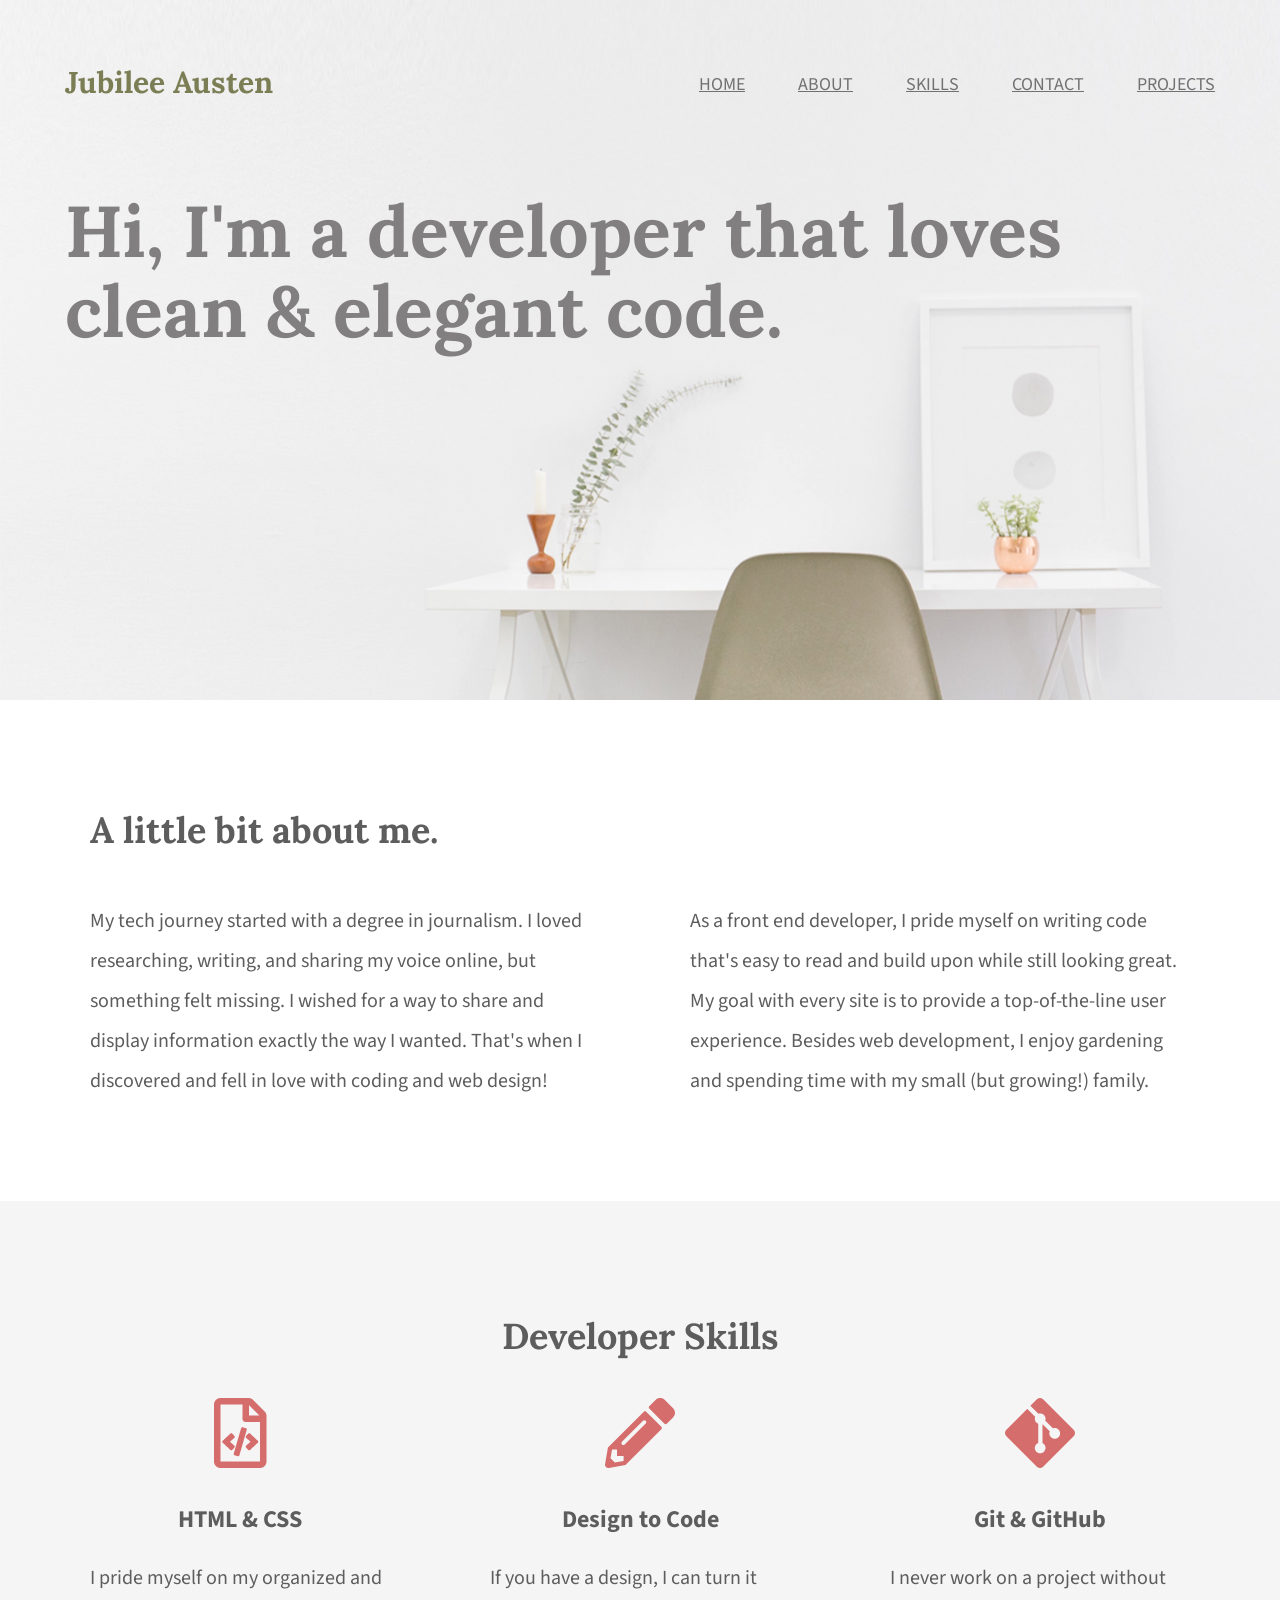
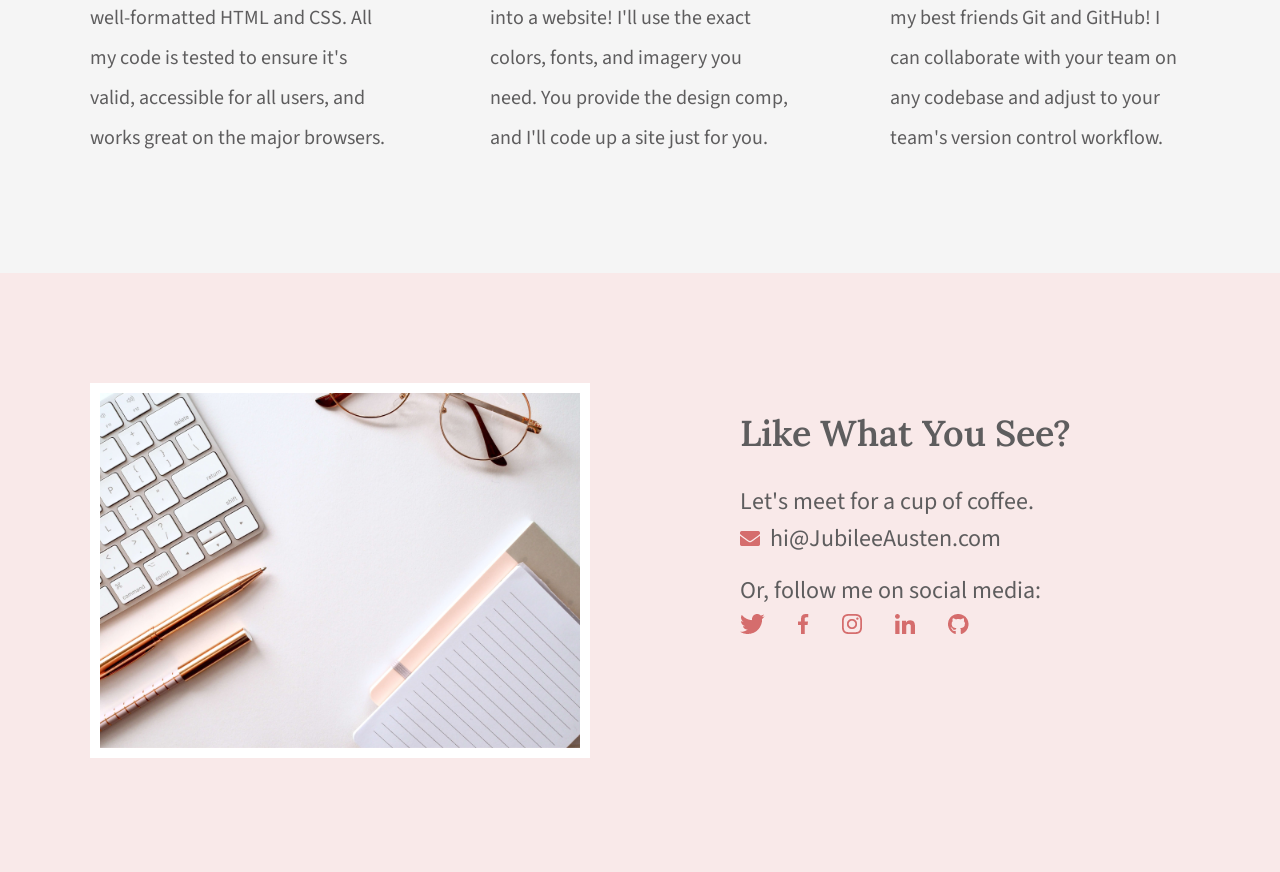
<file: index.html>
<!DOCTYPE html>
<html lang="en">

<head>
    <meta charset="UTF-8">
    <title>Jubilee Austen | Portfolio</title>
    <link rel="stylesheet" href="css/normalize.css">
    <link rel="stylesheet" href="css/main.css">
    <link rel="preconnect" href="https://fonts.googleapis.com">
    <link rel="preconnect" href="https://fonts.gstatic.com" crossorigin>
    <link href="https://fonts.googleapis.com/css2?family=Lora:ital,wght@0,400..700;1,400..700&family=Source+Sans+3:ital,wght@0,200..900;1,200..900&display=swap" rel="stylesheet">
</head>

<body>
    <header class="homepage-hero">
        <div class="content-wrapper">
            <h1>Jubilee Austen</h1>
            <nav>
                <ul>
                    <li><a href="#">Home</a></li>
                    <li><a href="#about">About</a></li>
                    <li><a href="#skills">Skills</a></li>
                    <li><a href="#contact">Contact</a></li>
                    <li><a href="projects/index.html">Projects</a></li>
                </ul>
            </nav>
            <h2>Hi, I'm a developer that loves clean &amp; elegant code.</h2>
        </div>
    </header>
    <main>
        <section id="about">
            <div class="content-wrapper">
                <h2>A little bit about me.</h2>
                <p>My tech journey started with a degree in journalism. I loved researching, writing, and sharing my voice online, but something felt missing. I wished for a way to share and display information exactly the way I wanted. That's when I discovered and fell in love with coding and web design!</p>
                <p>As a front end developer, I pride myself on writing code that's easy to read and build upon while still looking great. My goal with every site is to provide a top-of-the-line user experience. Besides web development, I enjoy gardening and spending time with my small (but growing!) family.</p>
            </div>
        </section>
        <section id="skills">
            <div class="content-wrapper">
                <h2>Developer Skills</h2>
                <div class="skill-list">
                    <img src="img/html-icon.png" alt="html icon">
                    <h3>HTML &amp; CSS</h3>
                    <p>I pride myself on my organized and well-formatted HTML and CSS. All my code is tested to ensure it's valid, accessible for all users, and works great on the major browsers.</p>
                </div>
                <div class="skill-list">
                    <img src="img/pencil-icon.png" alt="pencil icon">
                    <h3>Design to Code</h3>
                    <p>If you have a design, I can turn it into a website! I'll use the exact colors, fonts, and imagery you need. You provide the design comp, and I'll code up a site just for you.</p>
                </div>
                <div class="skill-list">
                    <img src="img/git-icon.png" alt="git icon">
                    <h3>Git &amp; GitHub</h3>
                    <p>I never work on a project without my best friends Git and GitHub! I can collaborate with your team on any codebase and adjust to your team's version control workflow.</p>
                </div>
            </div>
        </section>
    </main>
    <footer id="contact">
        <div class="content-wrapper">
            <div class="contact-image">
                <img id="contact-img" src="img/jess-bailey-q10VITrVYUM-unsplash.png" alt="desk with a keyboard, glasses, pens, and a notepad">
            </div>
            <div class="contact-info">
                <h2>Like What You See?</h2>
                <h3 id="email-header">Let's meet for a cup of coffee.</h3>
                <a id="email-link" href="mailto:hi@JubileeAusten.com"><img id="envelope" src="img/envelope.png" alt="envelope icon">hi@JubileeAusten.com</a>
                <h3 id="socialmedia-header">Or, follow me on social media:</h3>
                <ul>
                    <li><a href="https://twitter.com/" target="_blank"><img src="img/twitter.png" alt="twitter icon"></a></li>
                    <li><a href="https://www.facebook.com/" target="_blank"><img src="img/facebook.png" alt="facebook icon"></a></li>
                    <li><a href="https://www.instagram.com/" target="_blank"><img src="img/instagram.png" alt="instagram icon"></a></li>
                    <li><a href="https://www.linkedin.com/" target="_blank"><img src="img/linkedin.png" alt="linkedin icon"></a></li>
                    <li><a href="https://github.com/" target="_blank"><img src="img/github.png" alt="github icon"></a></li>
                </ul>
            </div>
        </div>
    </footer>
</body>

</html>
</file>
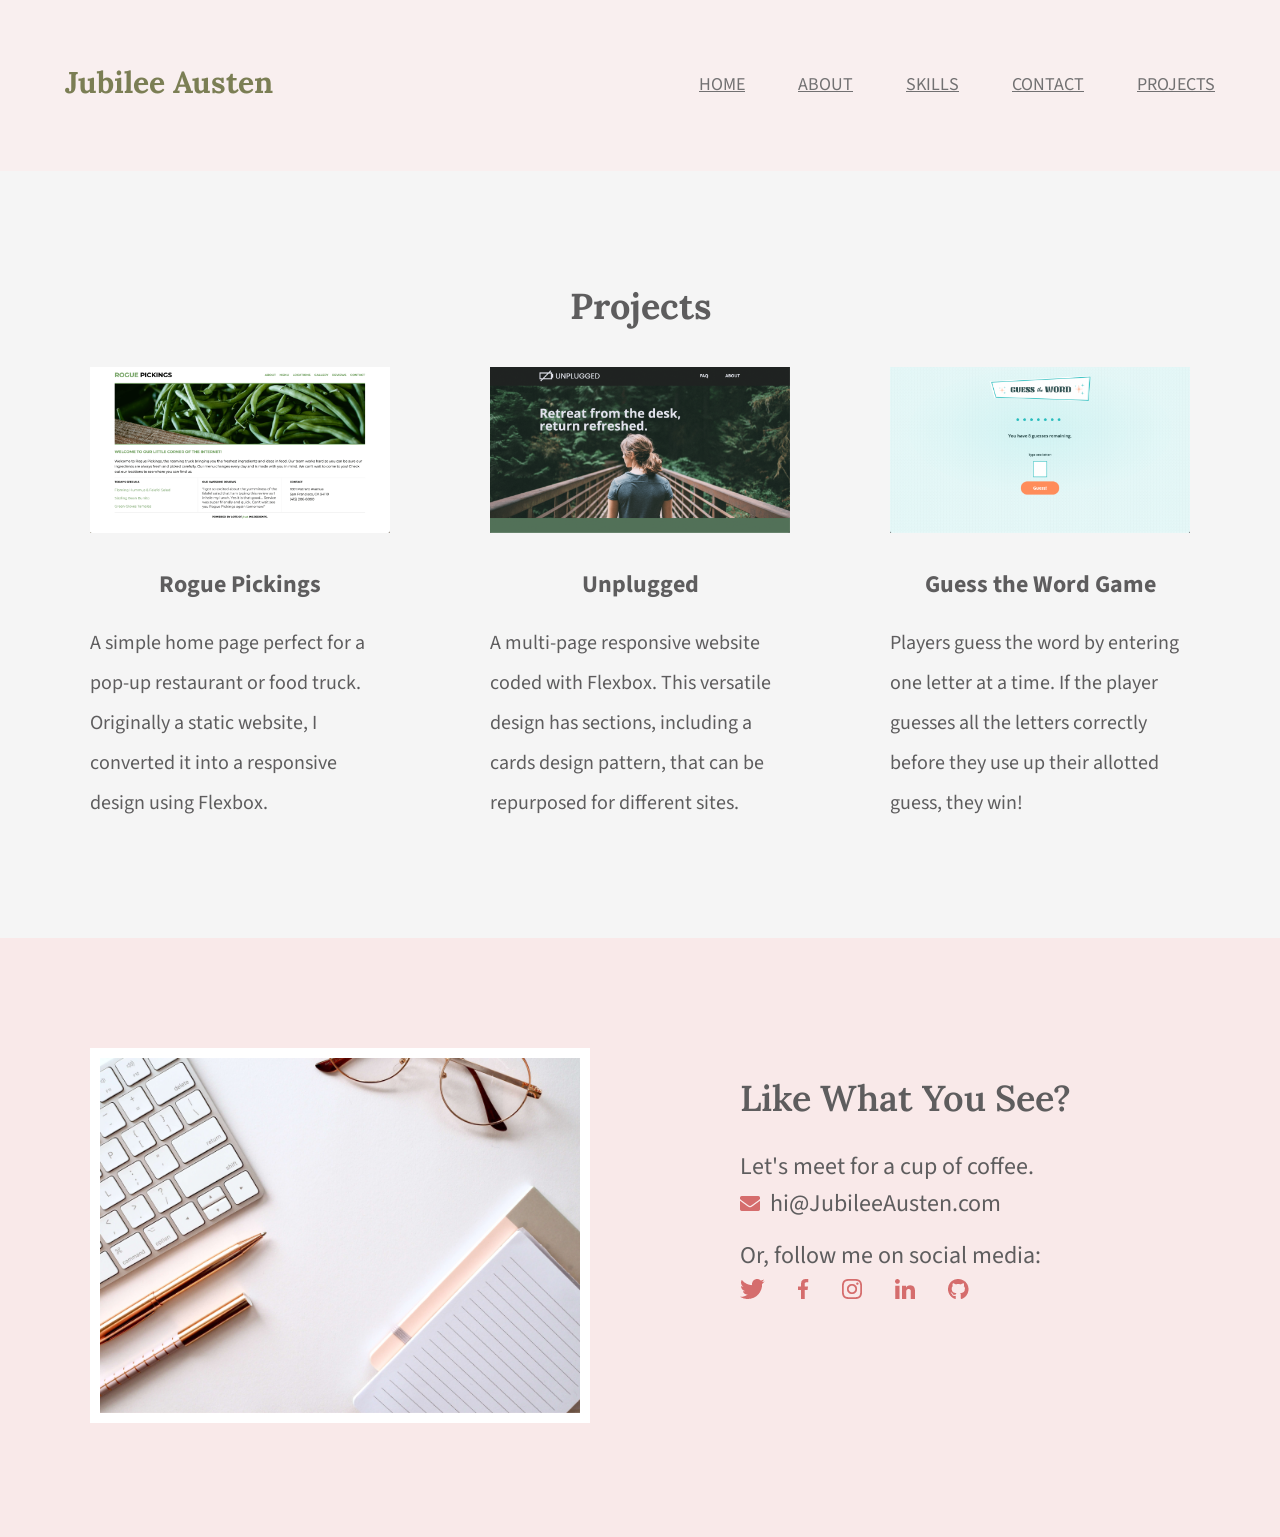
<file: projects/index.html>
<!DOCTYPE html>
<html lang="en">

<head>
    <meta charset="UTF-8">
    <title>Projects | Jubilee Austen</title>
    <link rel="stylesheet" href="../css/normalize.css">
    <link rel="stylesheet" href="../css/main.css">
    <link rel="preconnect" href="https://fonts.googleapis.com">
    <link rel="preconnect" href="https://fonts.gstatic.com" crossorigin>
    <link href="https://fonts.googleapis.com/css2?family=Lora:ital,wght@0,400..700;1,400..700&family=Source+Sans+3:ital,wght@0,200..900;1,200..900&display=swap" rel="stylesheet">
</head>

<body>
    <header class="projects-hero">
        <div class="content-wrapper">
            <h1>Jubilee Austen</h1>
            <nav>
                <ul>
                    <li><a href="../index.html">Home</a></li>
                    <li><a href="../index.html#about">About</a></li>
                    <li><a href="../index.html#skills">Skills</a></li>
                    <li><a href="../index.html#contact">Contact</a></li>
                    <li><a href="#">Projects</a></li>
                </ul>
            </nav>
        </div>
    </header>
    <main>
        <section id="projects">
            <div class="content-wrapper">
                <h2>Projects</h2>
                <div class="project-list">
                    <a href="https://skillcrush.github.io/206-rogue_pickings/" target="_blank"><img src="../img/rogue-pickings.png" alt="Rogue Pickings website screenshot"></a>
                    <h3>Rogue Pickings</h3>
                    <p>A simple home page perfect for a pop-up restaurant or food truck. Originally a static website, I converted it into a responsive design using Flexbox.</p>
                </div>
                <div class="project-list">
                    <a href="https://skillcrush.github.io/206-unplugged_retreat/" target="_blank"><img src="../img/unplugged.png" alt="Unplugged website screenshot"></a>
                    <h3>Unplugged</h3>
                    <p>A multi-page responsive website coded with Flexbox. This versatile design has sections, including a cards design pattern, that can be repurposed for different sites.</p>
                </div>
                <div class="project-list">
                    <a href="https://skillcrush.github.io/guess-the-word/" target="_blank"><img src="../img/guess-the-word-game.png" alt="Guess the Word game screenshot"></a>
                    <h3>Guess the Word Game</h3>
                    <p>Players guess the word by entering one letter at a time. If the player guesses all the letters correctly before they use up their allotted guess, they win!</p>
                </div>
            </div>
        </section>
    </main>
    <footer id="contact">
        <div class="content-wrapper">
            <div class="contact-image">
                <img id="contact-img" src="../img/jess-bailey-q10VITrVYUM-unsplash.png" alt="desk with a keyboard, glasses, pens, and a notepad">
            </div>
            <div class="contact-info">
                <h2>Like What You See?</h2>
                <h3 id="email-header">Let's meet for a cup of coffee.</h3>
                <a id="email-link" href="mailto:hi@JubileeAusten.com"><img id="envelope" src="../img/envelope.png" alt="envelope icon">hi@JubileeAusten.com</a>
                <h3 id="socialmedia-header">Or, follow me on social media:</h3>
                <ul>
                    <li><a href="https://twitter.com/" target="_blank"><img src="../img/twitter.png" alt="twitter icon"></a></li>
                    <li><a href="https://www.facebook.com/" target="_blank"><img src="../img/facebook.png" alt="facebook icon"></a></li>
                    <li><a href="https://www.instagram.com/" target="_blank"><img src="../img/instagram.png" alt="instagram icon"></a></li>
                    <li><a href="https://www.linkedin.com/" target="_blank"><img src="../img/linkedin.png" alt="linkedin icon"></a></li>
                    <li><a href="https://github.com/" target="_blank"><img src="../img/github.png" alt="github icon"></a></li>
                </ul>
            </div>
        </div>
    </footer>
</body>

</html>
</file>
<file: css/main.css>
/****** Global Styles ******/
body {
    font-family: 'Source Sans 3', sans-serif;
    color: #5E5D5E;
}

.content-wrapper {
    width: 1200px;
    margin: 0 auto;
    overflow: auto;
}

/****** Header Styles ******/
.homepage-hero {
    background: #F9EFEF url("../img/full-background.png") no-repeat center;
    background-size: cover;
    height: 700px;
}

header h1 {
    float: left;
    width: 300px;
    font-family: 'Lora', serif;
    font-size: 30px;
    color: #7B7E54;
    margin: 0;
    padding: 65px 25px;
}

header nav {
    float: right;
    width: 800px;
    text-align: right;
    padding: 75px 25px 75px 0;
}

header nav ul {
    margin: 0;
    padding: 0;
}

header nav ul li {
    display: inline-block;
}

header nav ul li a {
    text-transform: uppercase;
    font-size: 18px;
    color: #727172;
    padding-left: 50px;
}

header h2 {
    width: 1000px;
    clear: both;
    font-family: 'Lora', serif;
    font-size: 72px;
    line-height: 80px;
    color: #817F80;
    margin: 0;
    padding: 20px 25px;
}

/****** About Styles ******/
#about .content-wrapper {
    padding: 80px 0;
}

#about h2 {
    font-family: 'Lora', serif;
    font-size: 36px;
    padding: 0 50px;
}

#about p {
    float: left;
    width: 500px;
    font-size: 20px;
    line-height: 40px;
    padding: 0 50px;
}

/****** Skill Styles ******/
#skills {
    background-color: #F5F5F5;
    text-align: center;
}

#skills .content-wrapper {
    padding: 115px 0;
}

#skills .skill-list {
    float: left;
    width: 300px;
    padding: 0 50px;
}

#skills h2 {
    font-family: 'Lora', serif;
    font-size: 36px;
    margin: 0;
    padding-bottom: 40px;
}

#skills h3 {
    font-size: 24px;
    line-height: 36px;
    margin: 30px 0 20px;
}

#skills p {
    font-size: 20px;
    line-height: 40px;
    text-align: left;
    margin: 0;
}

/****** Contact Styles ******/
#contact {
    background-color: #F9E9E9;
}

#contact .content-wrapper {
    padding: 110px 0;
}

#contact .contact-image {
    float: left;
    width: 600px;
}

#contact-img {
    width: 500px;
    height: 375px;
    border: 10px solid #FFFFFF;
    box-sizing: border-box;
    margin: 0 50px;
}

#contact .contact-info {
    float: left;
    width: 600px;
    padding-left: 100px;
    box-sizing: border-box;
}

#contact h2 {
    font-family: 'Lora', serif;
    font-size: 36px;
    font-weight: 600;
    margin: 30px 0;
}

#contact h3 {
    font-size: 24px;
    font-weight: 400;
    line-height: 36px;
}

#email-header {
    margin-bottom: 5px;
}

#socialmedia-header {
    margin: 20px 0 5px;
}

#envelope {
    padding-right: 10px;
}

#email-link {
    font-size: 24px;
    color: #5E5D5E;
    text-decoration: none;
}

#contact ul {
    margin: 0;
    padding: 0;
}

#contact ul li {
    display: inline-block;
}

#contact ul img {
    padding-right: 30px;
}

/****** Projects Page Styles ******/

/****** Projects Page Header Styles ******/
.projects-hero {
    background-color: #F9EFEF;
}

/****** Projects Page Projects Styles ******/
#projects {
    background-color: #F5F5F5;
    text-align: center;
}

#projects .content-wrapper {
    padding: 115px 0;
}

#projects .project-list {
    float: left;
    width: 300px;
    padding: 0 50px;
}

#projects h2 {
    font-family: 'Lora', serif;
    font-size: 36px;
    margin: 0;
    padding-bottom: 40px;
}

#projects img {
    width: 300px;
    padding-bottom: 30px;
}

#projects h3 {
    font-size: 24px;
    line-height: 36px;
    margin: 0 0 20px;
}

#projects p {
    font-size: 20px;
    line-height: 40px;
    text-align: left;
    margin: 0;
}
</file>
